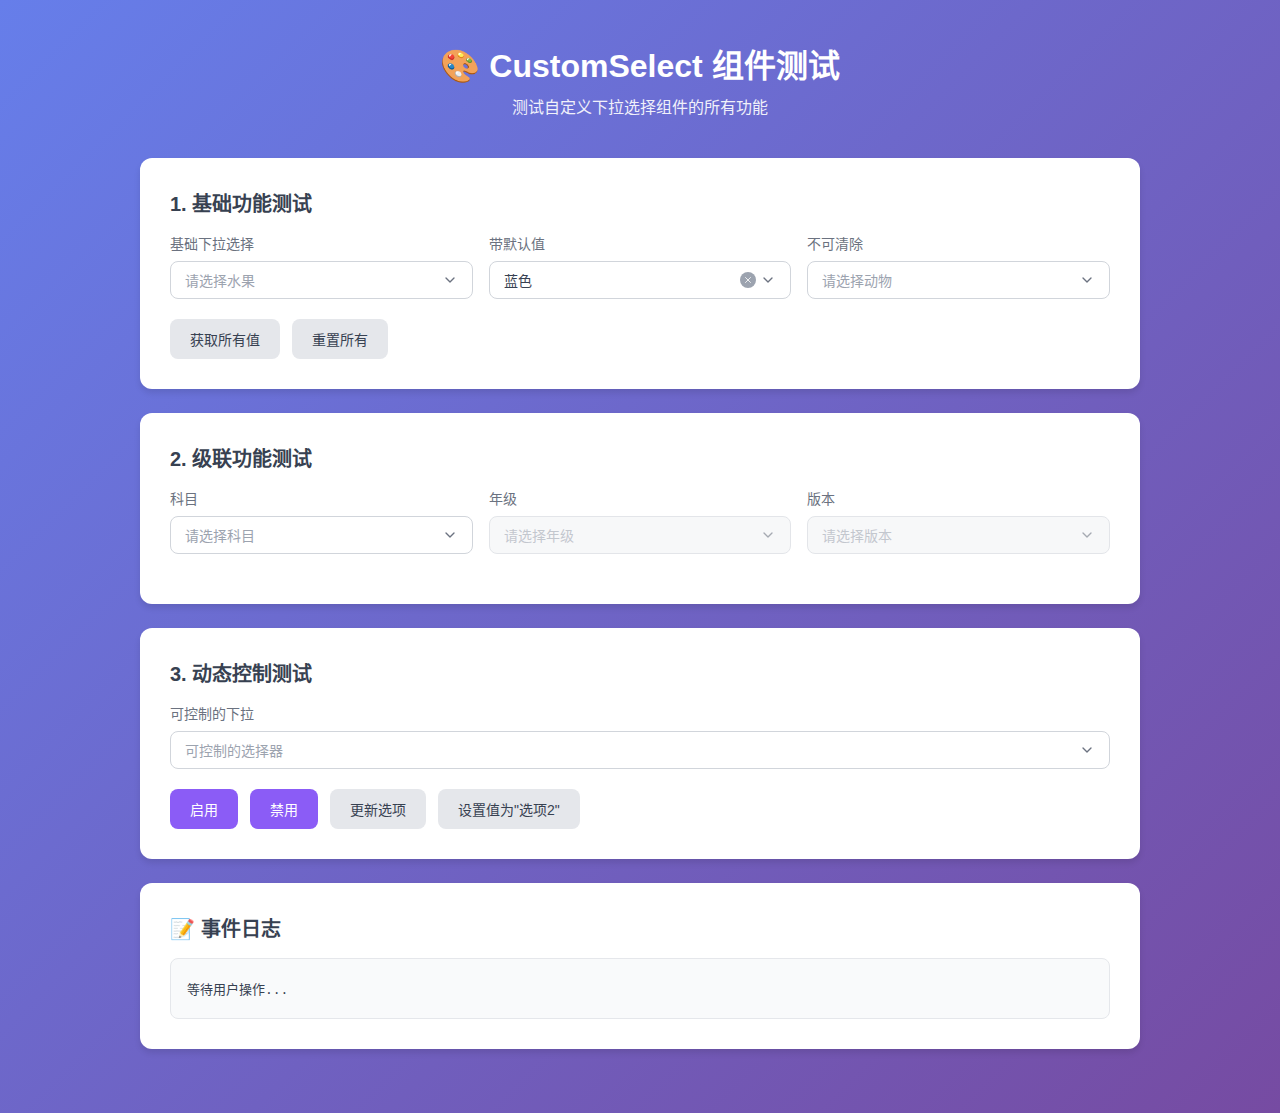
<file: components/test.html>
<!DOCTYPE html>
<html lang="zh-CN">
<head>
    <meta charset="UTF-8">
    <meta name="viewport" content="width=device-width, initial-scale=1.0">
    <title>CustomSelect 组件测试</title>
    
    <!-- 引入组件 -->
    <link rel="stylesheet" href="custom-select.css">
    <script src="custom-select.js"></script>
    
    <style>
        * {
            margin: 0;
            padding: 0;
            box-sizing: border-box;
        }
        
        body {
            font-family: -apple-system, BlinkMacSystemFont, 'Segoe UI', 'PingFang SC', 'Hiragino Sans GB', 'Microsoft YaHei', sans-serif;
            background: linear-gradient(135deg, #667eea 0%, #764ba2 100%);
            min-height: 100vh;
            padding: 40px 20px;
        }
        
        .container {
            max-width: 1000px;
            margin: 0 auto;
        }
        
        .header {
            text-align: center;
            color: white;
            margin-bottom: 40px;
        }
        
        .header h1 {
            font-size: 32px;
            margin-bottom: 8px;
        }
        
        .header p {
            font-size: 16px;
            opacity: 0.9;
        }
        
        .test-section {
            background: white;
            border-radius: 12px;
            padding: 30px;
            margin-bottom: 24px;
            box-shadow: 0 4px 6px rgba(0, 0, 0, 0.1);
        }
        
        .test-section h2 {
            font-size: 20px;
            margin-bottom: 16px;
            color: #374151;
        }
        
        .test-row {
            display: flex;
            gap: 16px;
            margin-bottom: 20px;
            flex-wrap: wrap;
        }
        
        .test-item {
            flex: 1;
            min-width: 200px;
        }
        
        .test-item label {
            display: block;
            font-size: 14px;
            color: #6b7280;
            margin-bottom: 8px;
            font-weight: 500;
        }
        
        .controls {
            display: flex;
            gap: 12px;
            flex-wrap: wrap;
        }
        
        .btn {
            padding: 10px 20px;
            border: none;
            border-radius: 8px;
            font-size: 14px;
            cursor: pointer;
            transition: all 0.2s;
            font-weight: 500;
        }
        
        .btn-primary {
            background: #8b5cf6;
            color: white;
        }
        
        .btn-primary:hover {
            background: #7c3aed;
        }
        
        .btn-secondary {
            background: #e5e7eb;
            color: #374151;
        }
        
        .btn-secondary:hover {
            background: #d1d5db;
        }
        
        .output {
            background: #f9fafb;
            border: 1px solid #e5e7eb;
            border-radius: 8px;
            padding: 16px;
            margin-top: 16px;
            font-family: 'Courier New', monospace;
            font-size: 13px;
            color: #374151;
            max-height: 200px;
            overflow-y: auto;
        }
        
        .output-item {
            padding: 4px 0;
            border-bottom: 1px solid #e5e7eb;
        }
        
        .output-item:last-child {
            border-bottom: none;
        }
        
        .badge {
            display: inline-block;
            padding: 2px 8px;
            border-radius: 4px;
            font-size: 12px;
            font-weight: 500;
            margin-left: 8px;
        }
        
        .badge-success {
            background: #d1fae5;
            color: #065f46;
        }
        
        .badge-info {
            background: #dbeafe;
            color: #1e40af;
        }
    </style>
</head>
<body>
    <div class="container">
        <div class="header">
            <h1>🎨 CustomSelect 组件测试</h1>
            <p>测试自定义下拉选择组件的所有功能</p>
        </div>
        
        <!-- 基础功能测试 -->
        <div class="test-section">
            <h2>1. 基础功能测试</h2>
            <div class="test-row">
                <div class="test-item">
                    <label>基础下拉选择</label>
                    <div id="basicSelect"></div>
                </div>
                <div class="test-item">
                    <label>带默认值</label>
                    <div id="defaultValueSelect"></div>
                </div>
                <div class="test-item">
                    <label>不可清除</label>
                    <div id="noClearSelect"></div>
                </div>
            </div>
            <div class="controls">
                <button class="btn btn-secondary" onclick="getValues()">获取所有值</button>
                <button class="btn btn-secondary" onclick="resetAll()">重置所有</button>
            </div>
        </div>
        
        <!-- 级联功能测试 -->
        <div class="test-section">
            <h2>2. 级联功能测试</h2>
            <div class="test-row">
                <div class="test-item">
                    <label>科目</label>
                    <div id="cascadeSubject"></div>
                </div>
                <div class="test-item">
                    <label>年级</label>
                    <div id="cascadeGrade"></div>
                </div>
                <div class="test-item">
                    <label>版本</label>
                    <div id="cascadeVersion"></div>
                </div>
            </div>
        </div>
        
        <!-- 动态控制测试 -->
        <div class="test-section">
            <h2>3. 动态控制测试</h2>
            <div class="test-row">
                <div class="test-item">
                    <label>可控制的下拉</label>
                    <div id="controllableSelect"></div>
                </div>
            </div>
            <div class="controls">
                <button class="btn btn-primary" onclick="enableSelect()">启用</button>
                <button class="btn btn-primary" onclick="disableSelect()">禁用</button>
                <button class="btn btn-secondary" onclick="setNewOptions()">更新选项</button>
                <button class="btn btn-secondary" onclick="setSpecificValue()">设置值为"选项2"</button>
            </div>
        </div>
        
        <!-- 输出日志 -->
        <div class="test-section">
            <h2>📝 事件日志</h2>
            <div id="output" class="output">
                <div class="output-item">等待用户操作...</div>
            </div>
        </div>
    </div>
    
    <script>
        // 日志输出
        const outputEl = document.getElementById('output');
        function log(message, type = 'info') {
            const time = new Date().toLocaleTimeString();
            const badge = type === 'success' ? 'badge-success' : 'badge-info';
            outputEl.innerHTML = `
                <div class="output-item">
                    [${time}] ${message} <span class="badge ${badge}">${type}</span>
                </div>
            ` + outputEl.innerHTML;
        }
        
        // 1. 基础功能测试
        const basicSelect = new CustomSelect({
            container: '#basicSelect',
            placeholder: '请选择水果',
            options: ['苹果', '香蕉', '橙子', '葡萄', '西瓜'],
            onChange: (value) => {
                log(`基础选择器: ${value || '(清空)'}`, 'success');
            }
        });
        
        const defaultValueSelect = new CustomSelect({
            container: '#defaultValueSelect',
            placeholder: '请选择颜色',
            options: ['红色', '蓝色', '绿色', '黄色'],
            value: '蓝色',
            onChange: (value) => {
                log(`默认值选择器: ${value || '(清空)'}`, 'success');
            }
        });
        
        const noClearSelect = new CustomSelect({
            container: '#noClearSelect',
            placeholder: '请选择动物',
            options: ['猫', '狗', '兔子', '鸟'],
            clearable: false,
            onChange: (value) => {
                log(`不可清除选择器: ${value}`, 'success');
            }
        });
        
        // 2. 级联功能测试
        const cascadeData = {
            '语文': {
                '一年级': ['人教版', '苏教版'],
                '二年级': ['人教版', '苏教版', '北师大版'],
                '三年级': ['人教版', '苏教版']
            },
            '数学': {
                '一年级': ['人教版'],
                '二年级': ['人教版', '北师大版'],
                '三年级': ['人教版', '北师大版', '苏教版']
            },
            '英语': {
                '三年级': ['人教版', '外研版'],
                '四年级': ['人教版', '外研版', '牛津版'],
                '五年级': ['人教版', '外研版']
            }
        };
        
        let cascadeGradeSelect, cascadeVersionSelect;
        
        const cascadeSubjectSelect = new CustomSelect({
            container: '#cascadeSubject',
            placeholder: '请选择科目',
            options: Object.keys(cascadeData),
            onChange: (subject) => {
                log(`级联-科目: ${subject || '(清空)'}`, 'info');
                
                if (subject) {
                    const grades = Object.keys(cascadeData[subject]);
                    cascadeGradeSelect.setOptions(grades);
                    cascadeGradeSelect.enable();
                } else {
                    cascadeGradeSelect.setOptions([]);
                    cascadeGradeSelect.disable();
                    cascadeVersionSelect.setOptions([]);
                    cascadeVersionSelect.disable();
                }
            }
        });
        
        cascadeGradeSelect = new CustomSelect({
            container: '#cascadeGrade',
            placeholder: '请选择年级',
            options: [],
            disabled: true,
            onChange: (grade) => {
                log(`级联-年级: ${grade || '(清空)'}`, 'info');
                
                const subject = cascadeSubjectSelect.getValue();
                if (subject && grade) {
                    const versions = cascadeData[subject][grade] || [];
                    cascadeVersionSelect.setOptions(versions);
                    cascadeVersionSelect.enable();
                } else {
                    cascadeVersionSelect.setOptions([]);
                    cascadeVersionSelect.disable();
                }
            }
        });
        
        cascadeVersionSelect = new CustomSelect({
            container: '#cascadeVersion',
            placeholder: '请选择版本',
            options: [],
            disabled: true,
            onChange: (version) => {
                log(`级联-版本: ${version || '(清空)'}`, 'info');
            }
        });
        
        // 3. 动态控制测试
        const controllableSelect = new CustomSelect({
            container: '#controllableSelect',
            placeholder: '可控制的选择器',
            options: ['选项1', '选项2', '选项3'],
            onChange: (value) => {
                log(`可控选择器: ${value || '(清空)'}`, 'success');
            }
        });
        
        // 控制函数
        function enableSelect() {
            controllableSelect.enable();
            log('启用了选择器', 'info');
        }
        
        function disableSelect() {
            controllableSelect.disable();
            log('禁用了选择器', 'info');
        }
        
        function setNewOptions() {
            controllableSelect.setOptions(['新选项A', '新选项B', '新选项C', '新选项D']);
            log('更新了选项列表', 'info');
        }
        
        function setSpecificValue() {
            const options = ['选项1', '选项2', '选项3'];
            controllableSelect.setOptions(options);
            controllableSelect.setValue('选项2');
            log('设置值为"选项2"', 'info');
        }
        
        function getValues() {
            const values = {
                基础选择器: basicSelect.getValue(),
                默认值选择器: defaultValueSelect.getValue(),
                不可清除选择器: noClearSelect.getValue(),
                可控选择器: controllableSelect.getValue()
            };
            log(`当前值: ${JSON.stringify(values)}`, 'success');
        }
        
        function resetAll() {
            basicSelect.reset();
            defaultValueSelect.reset();
            noClearSelect.reset();
            controllableSelect.reset();
            log('重置了所有选择器', 'info');
        }
    </script>
</body>
</html>
</file>
<file: components/custom-select.css>
/* Custom Select Component Styles */
.custom-select {
    position: relative;
    flex: 1;
    min-width: 160px;
    user-select: none;
}

.custom-select-trigger {
    display: flex;
    align-items: center;
    justify-content: space-between;
    padding: 8px 14px;
    height: 38px;
    border: 1px solid #d1d5db;
    border-radius: 8px;
    background: white;
    font-size: 14px;
    cursor: pointer;
    transition: all 0.2s;
    gap: 8px;
}

.custom-select-trigger:hover {
    border-color: #8b5cf6;
}

.custom-select.disabled .custom-select-trigger {
    background: #f3f4f6;
    cursor: not-allowed;
    opacity: 0.6;
}

.custom-select.disabled .custom-select-trigger:hover {
    border-color: #d1d5db;
}

.custom-select.active .custom-select-trigger {
    border-color: #8b5cf6;
    box-shadow: 0 0 0 3px rgba(139, 92, 246, 0.1);
}

.custom-select-value {
    flex: 1;
    overflow: hidden;
    text-overflow: ellipsis;
    white-space: nowrap;
    color: #374151;
}

.custom-select-value.placeholder {
    color: #9ca3af;
}

.custom-select-controls {
    display: flex;
    align-items: center;
    gap: 4px;
}

.custom-select-clear {
    display: none;
    align-items: center;
    justify-content: center;
    width: 16px;
    height: 16px;
    border-radius: 50%;
    background: #9ca3af;
    cursor: pointer;
    transition: all 0.2s;
}

.custom-select-clear:hover {
    background: #6b7280;
}

.custom-select.has-value .custom-select-clear {
    display: flex;
}

.custom-select-clear svg {
    width: 10px;
    height: 10px;
    color: white;
}

.custom-select-arrow {
    display: flex;
    align-items: center;
    justify-content: center;
    transition: transform 0.2s;
}

.custom-select.active .custom-select-arrow {
    transform: rotate(180deg);
}

.custom-select-arrow svg {
    width: 16px;
    height: 16px;
    color: #6b7280;
}

.custom-select-dropdown {
    position: absolute;
    top: calc(100% + 4px);
    left: 0;
    right: 0;
    background: white;
    border: 1px solid #e5e7eb;
    border-radius: 8px;
    box-shadow: 0 10px 25px rgba(0, 0, 0, 0.1);
    z-index: 1000;
    max-height: 240px;
    overflow-y: auto;
    opacity: 0;
    transform: translateY(-8px);
    pointer-events: none;
    transition: all 0.2s;
}

.custom-select.active .custom-select-dropdown {
    opacity: 1;
    transform: translateY(0);
    pointer-events: auto;
}

.custom-select-dropdown::-webkit-scrollbar {
    width: 6px;
}

.custom-select-dropdown::-webkit-scrollbar-track {
    background: #f1f1f1;
    border-radius: 10px;
}

.custom-select-dropdown::-webkit-scrollbar-thumb {
    background: #c7d2fe;
    border-radius: 10px;
}

.custom-select-dropdown::-webkit-scrollbar-thumb:hover {
    background: #a5b4fc;
}

.custom-select-option {
    padding: 10px 14px;
    font-size: 14px;
    color: #374151;
    cursor: pointer;
    transition: all 0.15s;
}

.custom-select-option:hover {
    background: #f3f4f6;
}

.custom-select-option.selected {
    background: #ede9fe;
    color: #8b5cf6;
    font-weight: 500;
}

.custom-select-option.selected::after {
    content: '✓';
    float: right;
    color: #8b5cf6;
}

/* 空状态 */
.custom-select-empty {
    padding: 20px 14px;
    text-align: center;
    font-size: 14px;
    color: #9ca3af;
}

/* 响应式支持 */
@media (max-width: 768px) {
    .custom-select {
        min-width: 120px;
    }
    
    .custom-select-trigger {
        padding: 6px 12px;
        height: 36px;
        font-size: 13px;
    }
    
    .custom-select-option {
        padding: 8px 12px;
        font-size: 13px;
    }
}
</file>
